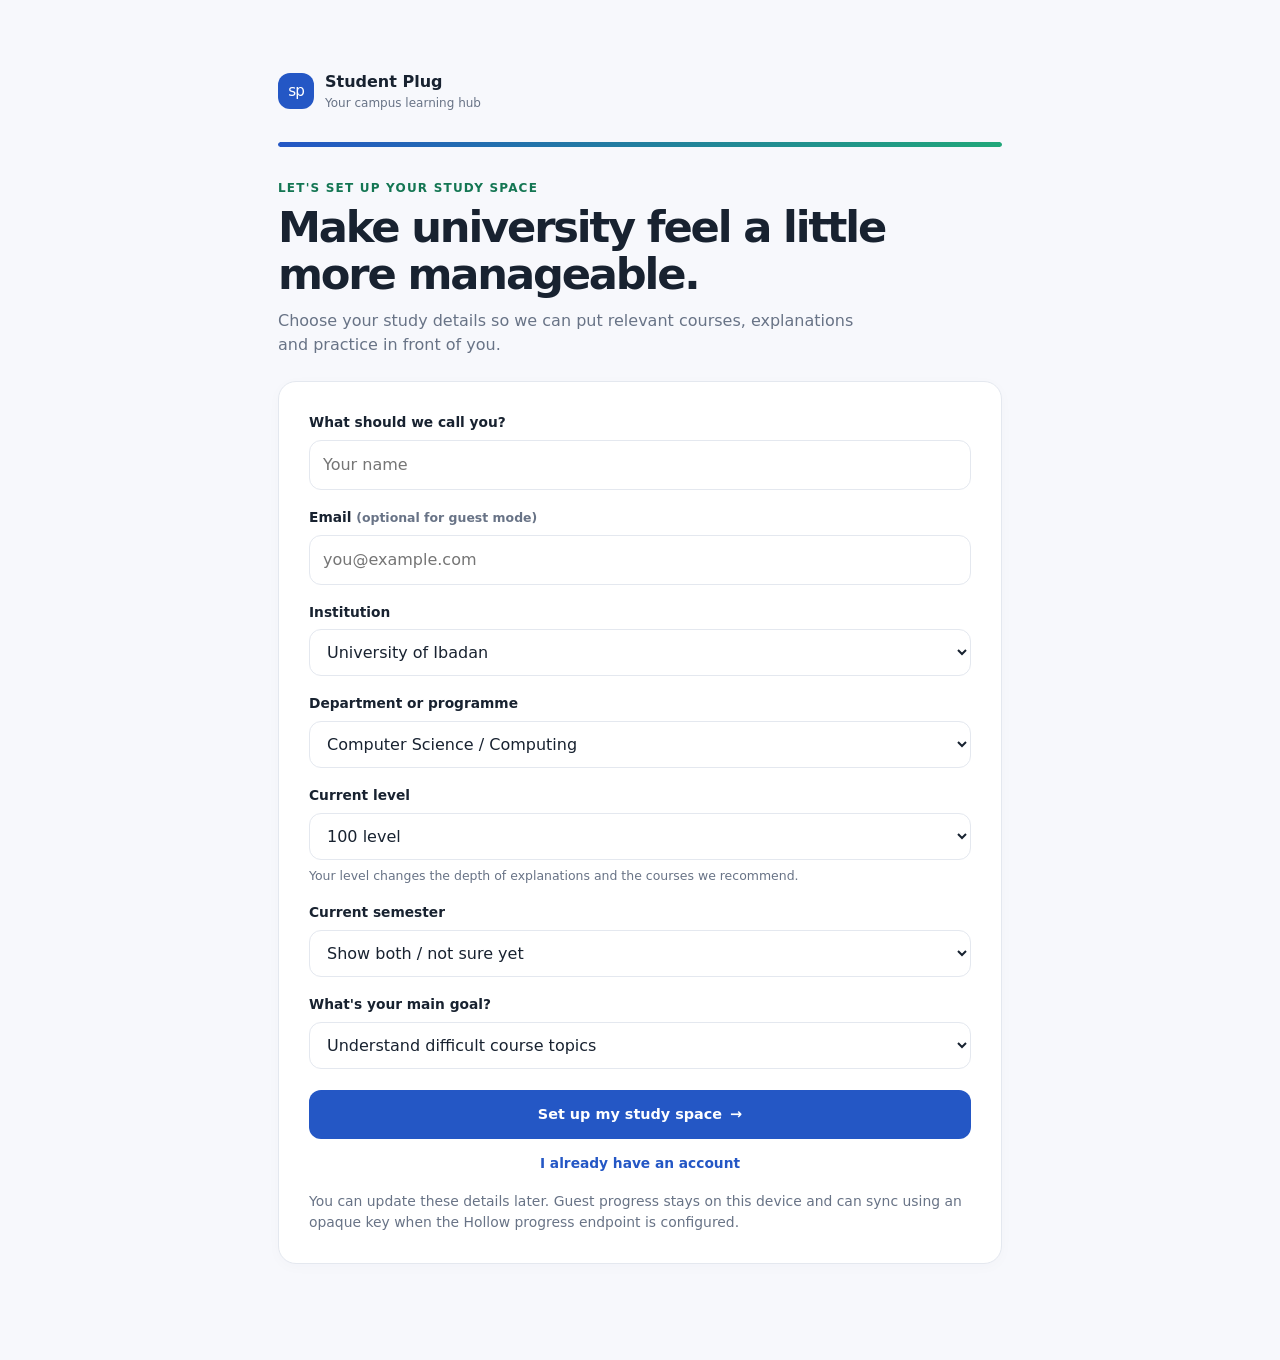
<file: index.html>
<!doctype html>
<html lang="en">
<head>
  <meta charset="utf-8">
  <meta name="viewport" content="width=device-width, initial-scale=1, viewport-fit=cover">
  <meta name="theme-color" content="#2457c5">
  <meta name="description" content="Your campus learning hub">
  <title>Home · Student Plug</title>
  <link rel="manifest" href="manifest.json">
  <link rel="icon" href="assets/icons/icon.svg" type="image/svg+xml">
  <link rel="stylesheet" href="styles.css">
</head>
<body data-page="home">
  <div class="shell">
    <header class="topbar">
      <a class="brand" href="index.html" aria-label="Student Plug home"><span class="brand-mark" aria-hidden="true">sp</span><span>Student Plug<small>Your campus learning hub</small></span></a>
      <div class="top-actions"><a class="btn btn-quiet btn-small hide-mobile" href="settings.html">⚙ Settings</a><a class="avatar" href="settings.html" aria-label="Profile and settings">S</a></div>
    </header>
    <div class="layout">
      <aside class="sidebar" aria-label="Study navigation"><div class="nav-label">Study space</div><a class="nav-link" href="index.html" aria-current="page"><span class="nav-icon" aria-hidden="true">⌂</span><span>Home</span></a><a class="nav-link" href="learn.html"><span class="nav-icon" aria-hidden="true">▤</span><span>Learn</span></a><a class="nav-link" href="practise.html"><span class="nav-icon" aria-hidden="true">✓</span><span>Practise</span></a><a class="nav-link" href="community.html"><span class="nav-icon" aria-hidden="true">◎</span><span>Community</span></a><a class="nav-link" href="my-learning.html"><span class="nav-icon" aria-hidden="true">◷</span><span>My Learning</span></a><div class="side-note"><strong>Small steps count.</strong>Learn a topic, practise it, and return when you’re ready.</div></aside>
      <main id="main-content" tabindex="-1">
        <div id="page-content">
          <header class="page-head"><div><p class="eyebrow">Home</p><h1>Welcome to Student Plug</h1><p class="subhead">Find your course materials, learn difficult topics, and practise with purpose.</p></div></header>
          <section class="hero"><span class="hero-chip">Your learning, one step at a time</span><h1>Make your learning count.</h1><p>Find your course materials, understand difficult topics, and practise with purpose — all in one place.</p><a class="btn btn-light" href="learn.html">Explore your courses →</a></section><section class="section"><div class="section-head"><div><h2>Continue learning</h2><p>Pick up where you left off.</p></div><a class="text-link" href="learn.html">All courses →</a></div><div class="list" aria-label="Continue learning items"><article class="list-row"><span class="list-icon">📘</span><span class="list-content"><strong>Your next topic will appear here</strong><small>Choose a course to get started.</small></span></article></div></section><section class="section"><div class="section-head"><div><h2>Your courses</h2><p>A focused starting library, ready to explore.</p></div><a class="text-link" href="learn.html">Browse all →</a></div><div class="grid"><article class="card"><h3>Course library</h3><p>Browse courses and topic lessons.</p></article></div></section>
        </div>
        <p class="footer-note">Student Plug · Learning content is for study support. Check your current course guide.</p>
      </main>
    </div>
    <nav class="mobile-nav" aria-label="Main navigation"><a href="index.html" class="active" aria-current="page"><span class="nav-icon" aria-hidden="true">⌂</span><span>Home</span></a><a href="learn.html"><span class="nav-icon" aria-hidden="true">▤</span><span>Learn</span></a><a href="practise.html"><span class="nav-icon" aria-hidden="true">✓</span><span>Practise</span></a><a href="community.html"><span class="nav-icon" aria-hidden="true">◎</span><span>Community</span></a><a href="my-learning.html"><span class="nav-icon" aria-hidden="true">◷</span><span>My Learning</span></a></nav>
  </div>
  <div class="toast hidden" role="status" aria-live="polite"></div>
  <script src="api.js" defer></script><script src="app.js" defer></script>
</body>
</html>
</file>
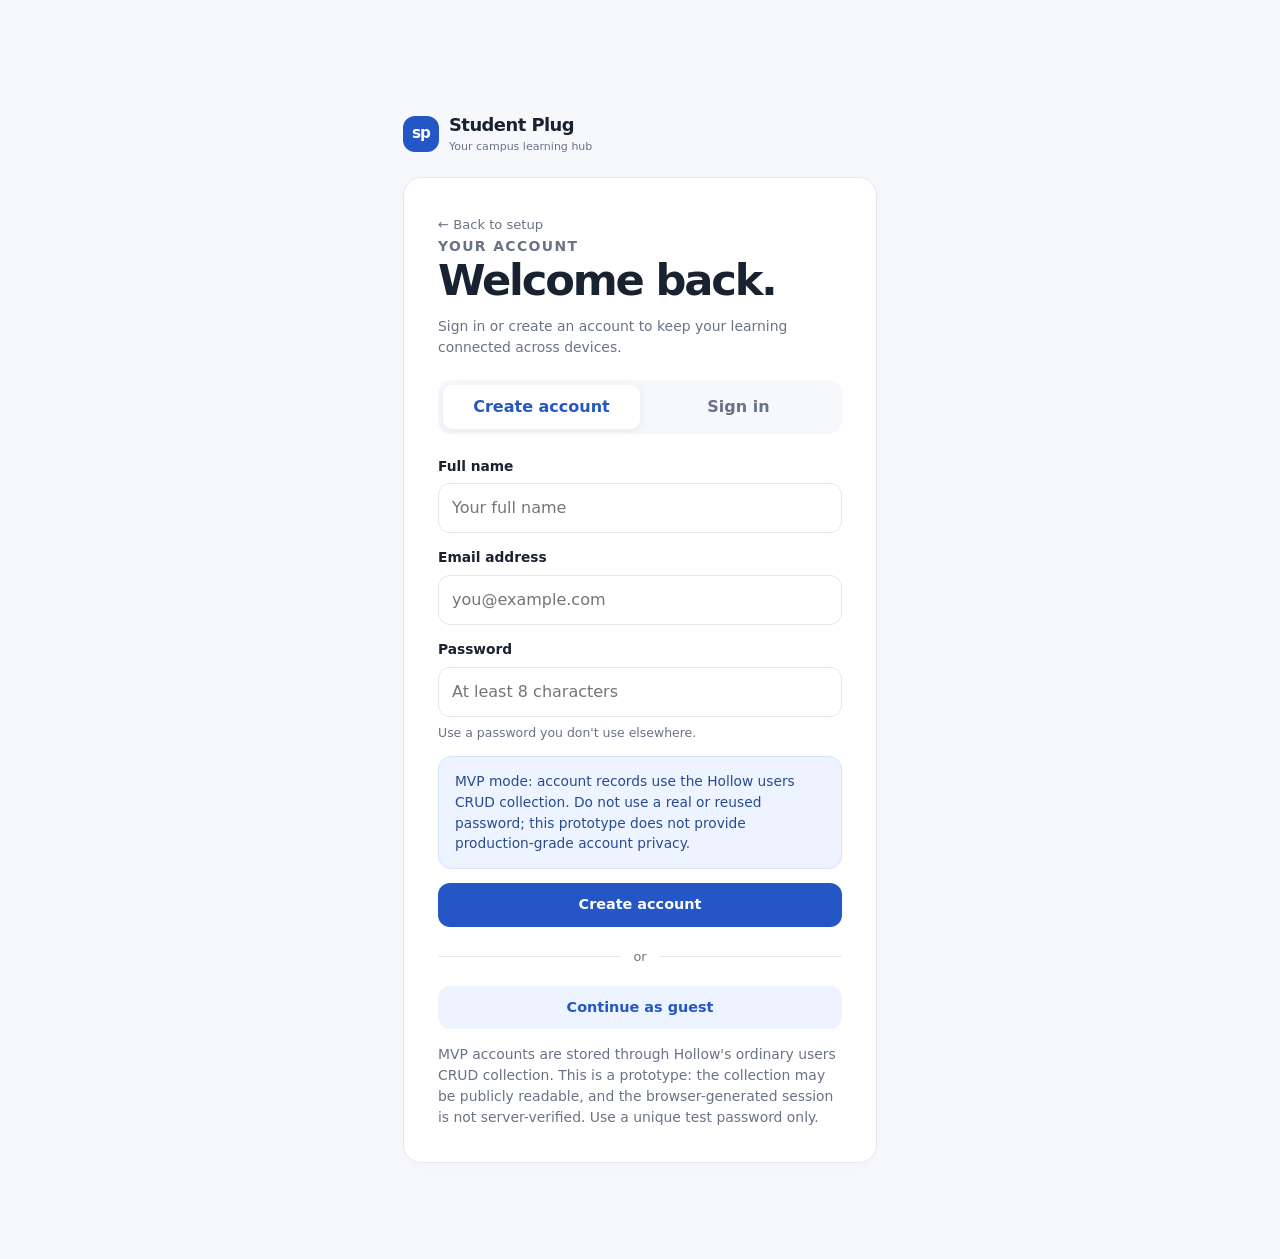
<file: account.html>
<!doctype html>
<html lang="en">
<head>
  <meta charset="utf-8">
  <meta name="viewport" content="width=device-width, initial-scale=1, viewport-fit=cover">
  <meta name="theme-color" content="#2457c5">
  <meta name="description" content="Sign in or create a Student Plug account.">
  <title>Your account · Student Plug</title>
  <link rel="manifest" href="manifest.json">
  <link rel="icon" href="assets/icons/icon.svg" type="image/svg+xml">
  <link rel="stylesheet" href="styles.css">
</head>
<body data-page="account">
  <main id="main-content" tabindex="-1"><div id="page-content"><div class="boot"><span class="brand-mark">sp</span><strong>Student Plug</strong><span>Getting your study space ready…</span></div></div></main>
  <div class="toast hidden" role="status" aria-live="polite"></div>
  <script src="api.js" defer></script><script src="app.js" defer></script>
</body>
</html>
</file>
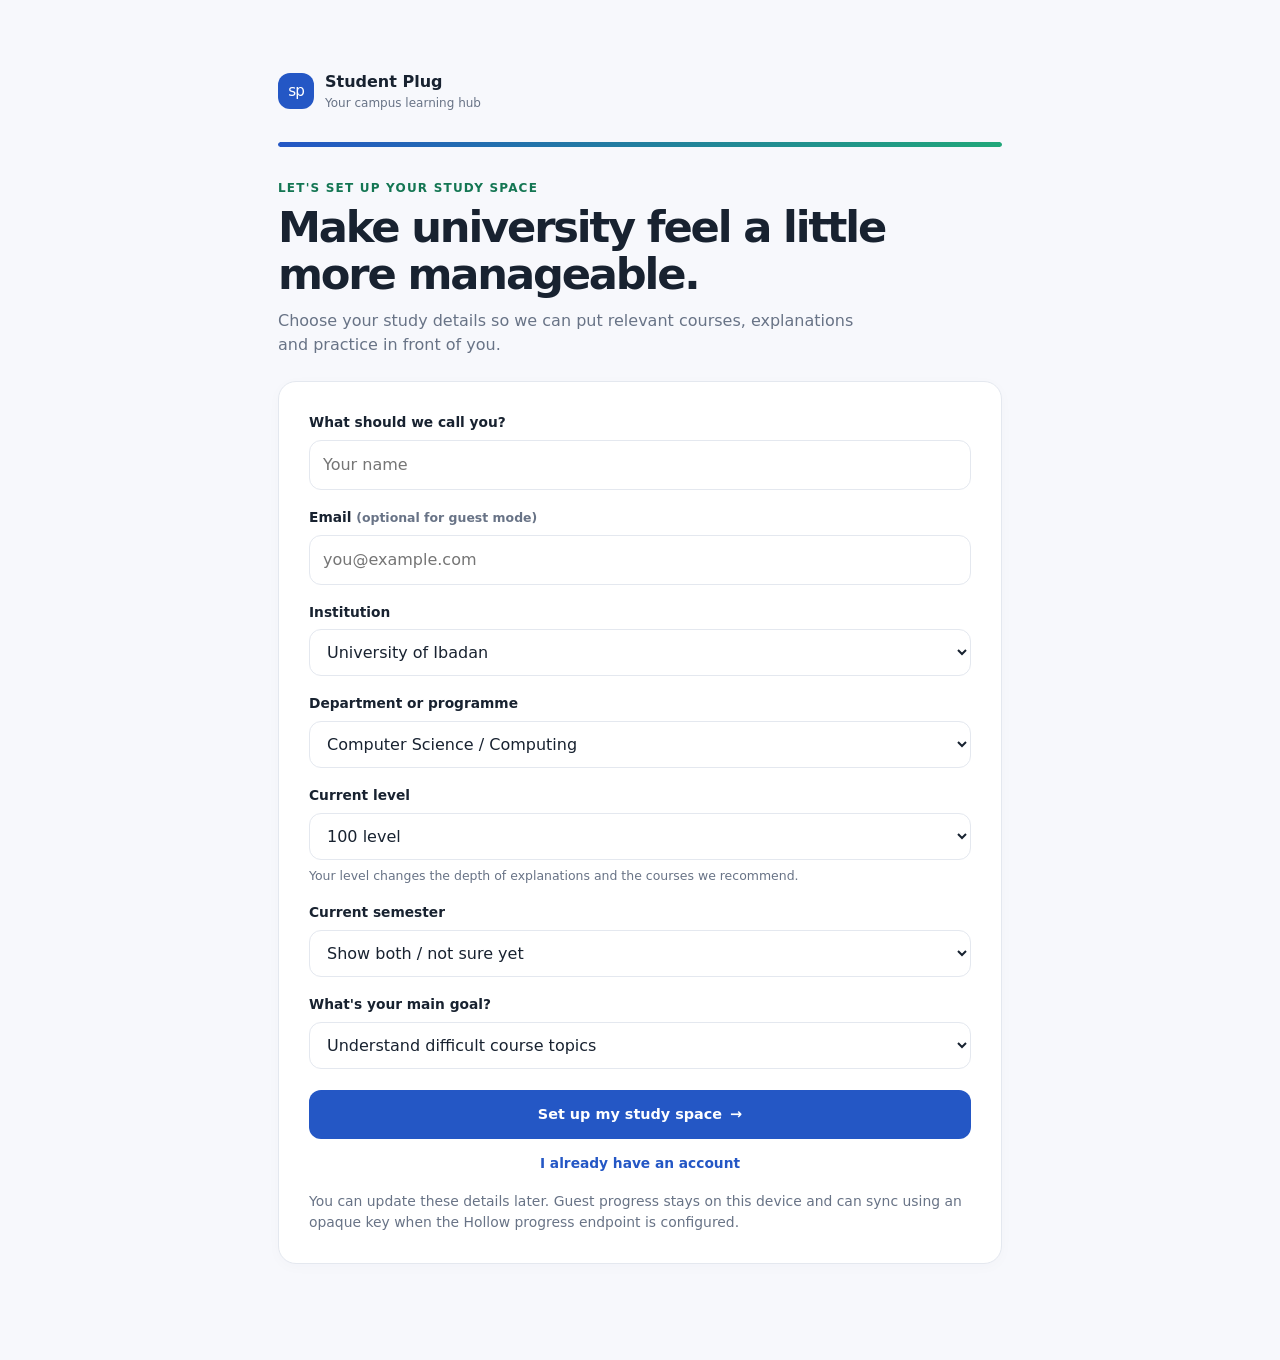
<file: community.html>
<!doctype html>
<html lang="en">
<head>
  <meta charset="utf-8">
  <meta name="viewport" content="width=device-width, initial-scale=1, viewport-fit=cover">
  <meta name="theme-color" content="#2457c5">
  <meta name="description" content="Study together">
  <title>Community · Student Plug</title>
  <link rel="manifest" href="manifest.json">
  <link rel="icon" href="assets/icons/icon.svg" type="image/svg+xml">
  <link rel="stylesheet" href="styles.css">
</head>
<body data-page="community">
  <div class="shell">
    <header class="topbar">
      <a class="brand" href="index.html" aria-label="Student Plug home"><span class="brand-mark" aria-hidden="true">sp</span><span>Student Plug<small>Your campus learning hub</small></span></a>
      <div class="top-actions"><a class="btn btn-quiet btn-small hide-mobile" href="settings.html">⚙ Settings</a><a class="avatar" href="settings.html" aria-label="Profile and settings">S</a></div>
    </header>
    <div class="layout">
      <aside class="sidebar" aria-label="Study navigation"><div class="nav-label">Study space</div><a class="nav-link" href="index.html"><span class="nav-icon" aria-hidden="true">⌂</span><span>Home</span></a><a class="nav-link" href="learn.html"><span class="nav-icon" aria-hidden="true">▤</span><span>Learn</span></a><a class="nav-link" href="practise.html"><span class="nav-icon" aria-hidden="true">✓</span><span>Practise</span></a><a class="nav-link" href="community.html" aria-current="page"><span class="nav-icon" aria-hidden="true">◎</span><span>Community</span></a><a class="nav-link" href="my-learning.html"><span class="nav-icon" aria-hidden="true">◷</span><span>My Learning</span></a><div class="side-note"><strong>Small steps count.</strong>Learn a topic, practise it, and return when you’re ready.</div></aside>
      <main id="main-content" tabindex="-1">
        <div id="page-content">
          <header class="page-head"><div><p class="eyebrow">Community</p><h1>Learn together</h1><p class="subhead">Ask course-related questions and share explanations in a respectful learning community.</p></div></header>
          <div class="grid two"><section class="card"><h2>Ask the community</h2><p>Post a clear course-related question and explain where you are stuck.</p><p class="helper">Never share private information.</p></section><section class="card"><h2>Recent questions</h2><p>Community questions will appear here when loaded.</p></section></div>
        </div>
        <p class="footer-note">Student Plug · Learning content is for study support. Check your current course guide.</p>
      </main>
    </div>
    <nav class="mobile-nav" aria-label="Main navigation"><a href="index.html"><span class="nav-icon" aria-hidden="true">⌂</span><span>Home</span></a><a href="learn.html"><span class="nav-icon" aria-hidden="true">▤</span><span>Learn</span></a><a href="practise.html"><span class="nav-icon" aria-hidden="true">✓</span><span>Practise</span></a><a href="community.html" class="active" aria-current="page"><span class="nav-icon" aria-hidden="true">◎</span><span>Community</span></a><a href="my-learning.html"><span class="nav-icon" aria-hidden="true">◷</span><span>My Learning</span></a></nav>
  </div>
  <div class="toast hidden" role="status" aria-live="polite"></div>
  <script src="api.js" defer></script><script src="app.js" defer></script>
</body>
</html>
</file>
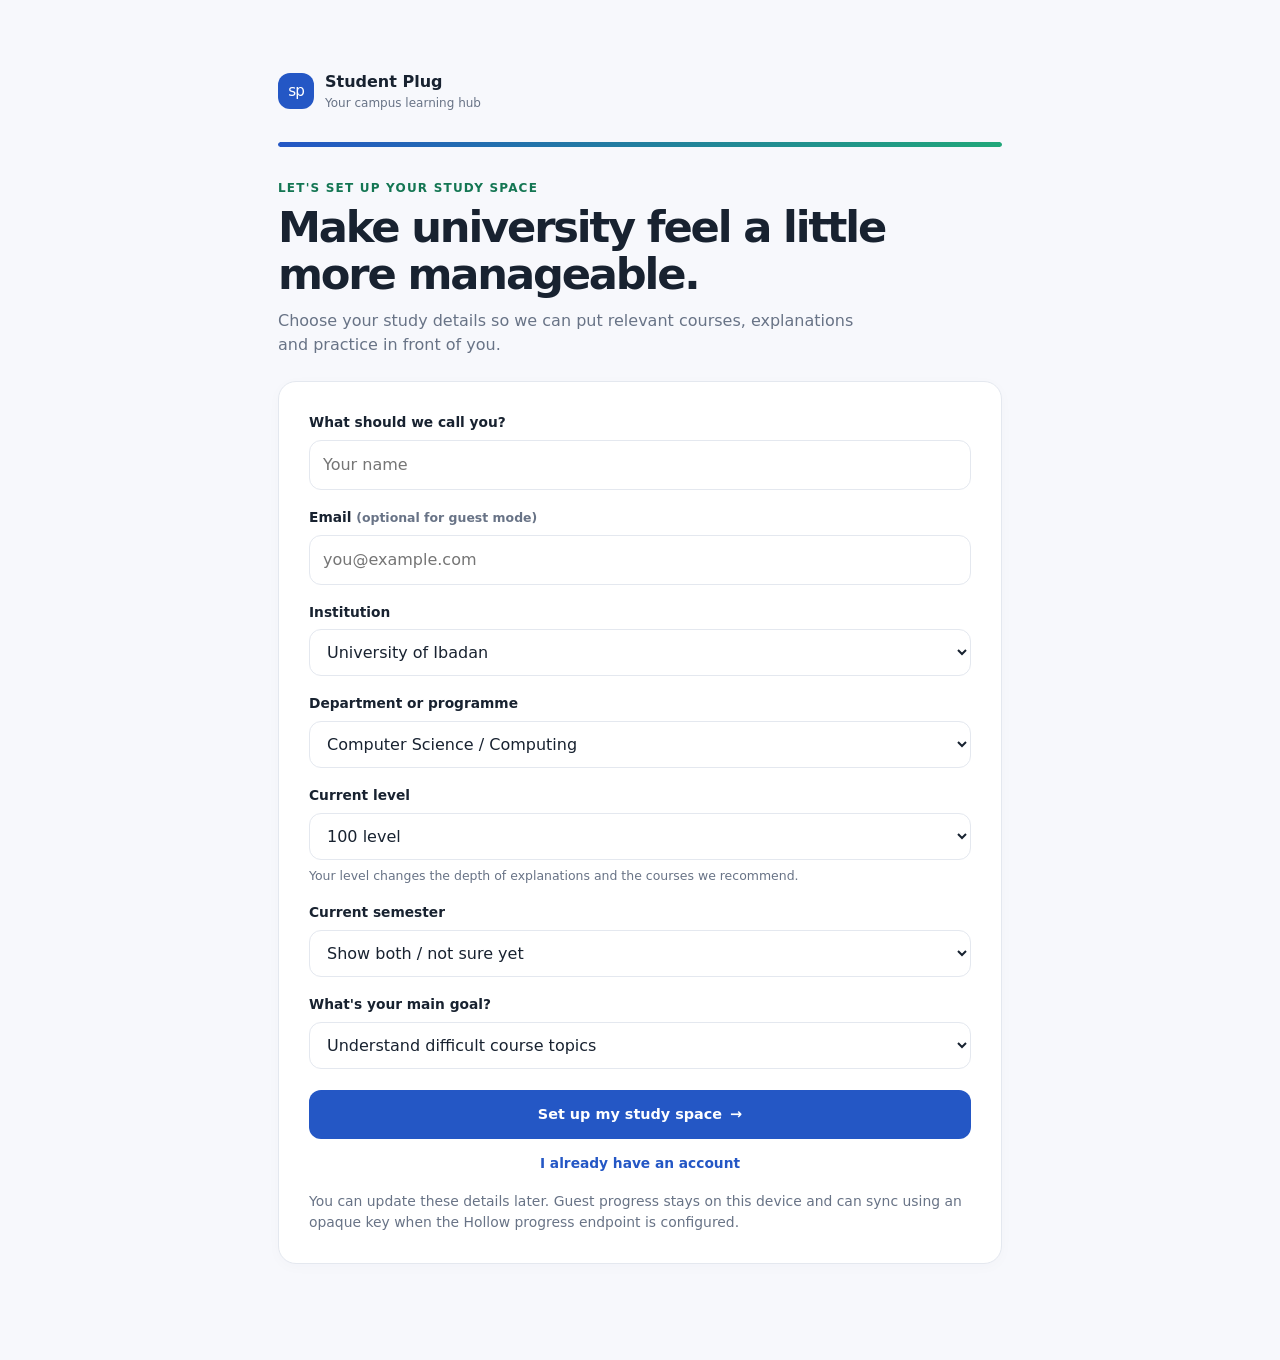
<file: course.html>
<!doctype html>
<html lang="en">
<head>
  <meta charset="utf-8">
  <meta name="viewport" content="width=device-width, initial-scale=1, viewport-fit=cover">
  <meta name="theme-color" content="#2457c5">
  <meta name="description" content="Explore a course">
  <title>Course overview · Student Plug</title>
  <link rel="manifest" href="manifest.json">
  <link rel="icon" href="assets/icons/icon.svg" type="image/svg+xml">
  <link rel="stylesheet" href="styles.css">
</head>
<body data-page="course">
  <div class="shell">
    <header class="topbar">
      <a class="brand" href="index.html" aria-label="Student Plug home"><span class="brand-mark" aria-hidden="true">sp</span><span>Student Plug<small>Your campus learning hub</small></span></a>
      <div class="top-actions"><a class="btn btn-quiet btn-small hide-mobile" href="settings.html">⚙ Settings</a><a class="avatar" href="settings.html" aria-label="Profile and settings">S</a></div>
    </header>
    <div class="layout">
      <aside class="sidebar" aria-label="Study navigation"><div class="nav-label">Study space</div><a class="nav-link" href="index.html"><span class="nav-icon" aria-hidden="true">⌂</span><span>Home</span></a><a class="nav-link" href="learn.html"><span class="nav-icon" aria-hidden="true">▤</span><span>Learn</span></a><a class="nav-link" href="practise.html"><span class="nav-icon" aria-hidden="true">✓</span><span>Practise</span></a><a class="nav-link" href="community.html"><span class="nav-icon" aria-hidden="true">◎</span><span>Community</span></a><a class="nav-link" href="my-learning.html"><span class="nav-icon" aria-hidden="true">◷</span><span>My Learning</span></a><div class="side-note"><strong>Small steps count.</strong>Learn a topic, practise it, and return when you’re ready.</div></aside>
      <main id="main-content" tabindex="-1">
        <div id="page-content">
          <header class="page-head"><div><p class="eyebrow">Course overview</p><h1>Course overview</h1><p class="subhead">Browse the topics, save this course, and continue at your own pace.</p></div></header>
          <nav class="breadcrumb" aria-label="Breadcrumb"><a href="learn.html">Learn</a> / Course</nav><section class="card"><h2>Course overview</h2><p>Course description, topic list, and saved-course controls appear here.</p></section><section class="section"><h2>Topics</h2><div class="list"><article class="list-row"><span class="list-icon">01</span><span class="list-content"><strong>Course topics</strong><small>Lessons and practice will appear here.</small></span></article></div></section>
        </div>
        <p class="footer-note">Student Plug · Learning content is for study support. Check your current course guide.</p>
      </main>
    </div>
    <nav class="mobile-nav" aria-label="Main navigation"><a href="index.html"><span class="nav-icon" aria-hidden="true">⌂</span><span>Home</span></a><a href="learn.html"><span class="nav-icon" aria-hidden="true">▤</span><span>Learn</span></a><a href="practise.html"><span class="nav-icon" aria-hidden="true">✓</span><span>Practise</span></a><a href="community.html"><span class="nav-icon" aria-hidden="true">◎</span><span>Community</span></a><a href="my-learning.html"><span class="nav-icon" aria-hidden="true">◷</span><span>My Learning</span></a></nav>
  </div>
  <div class="toast hidden" role="status" aria-live="polite"></div>
  <script src="api.js" defer></script><script src="app.js" defer></script>
</body>
</html>
</file>
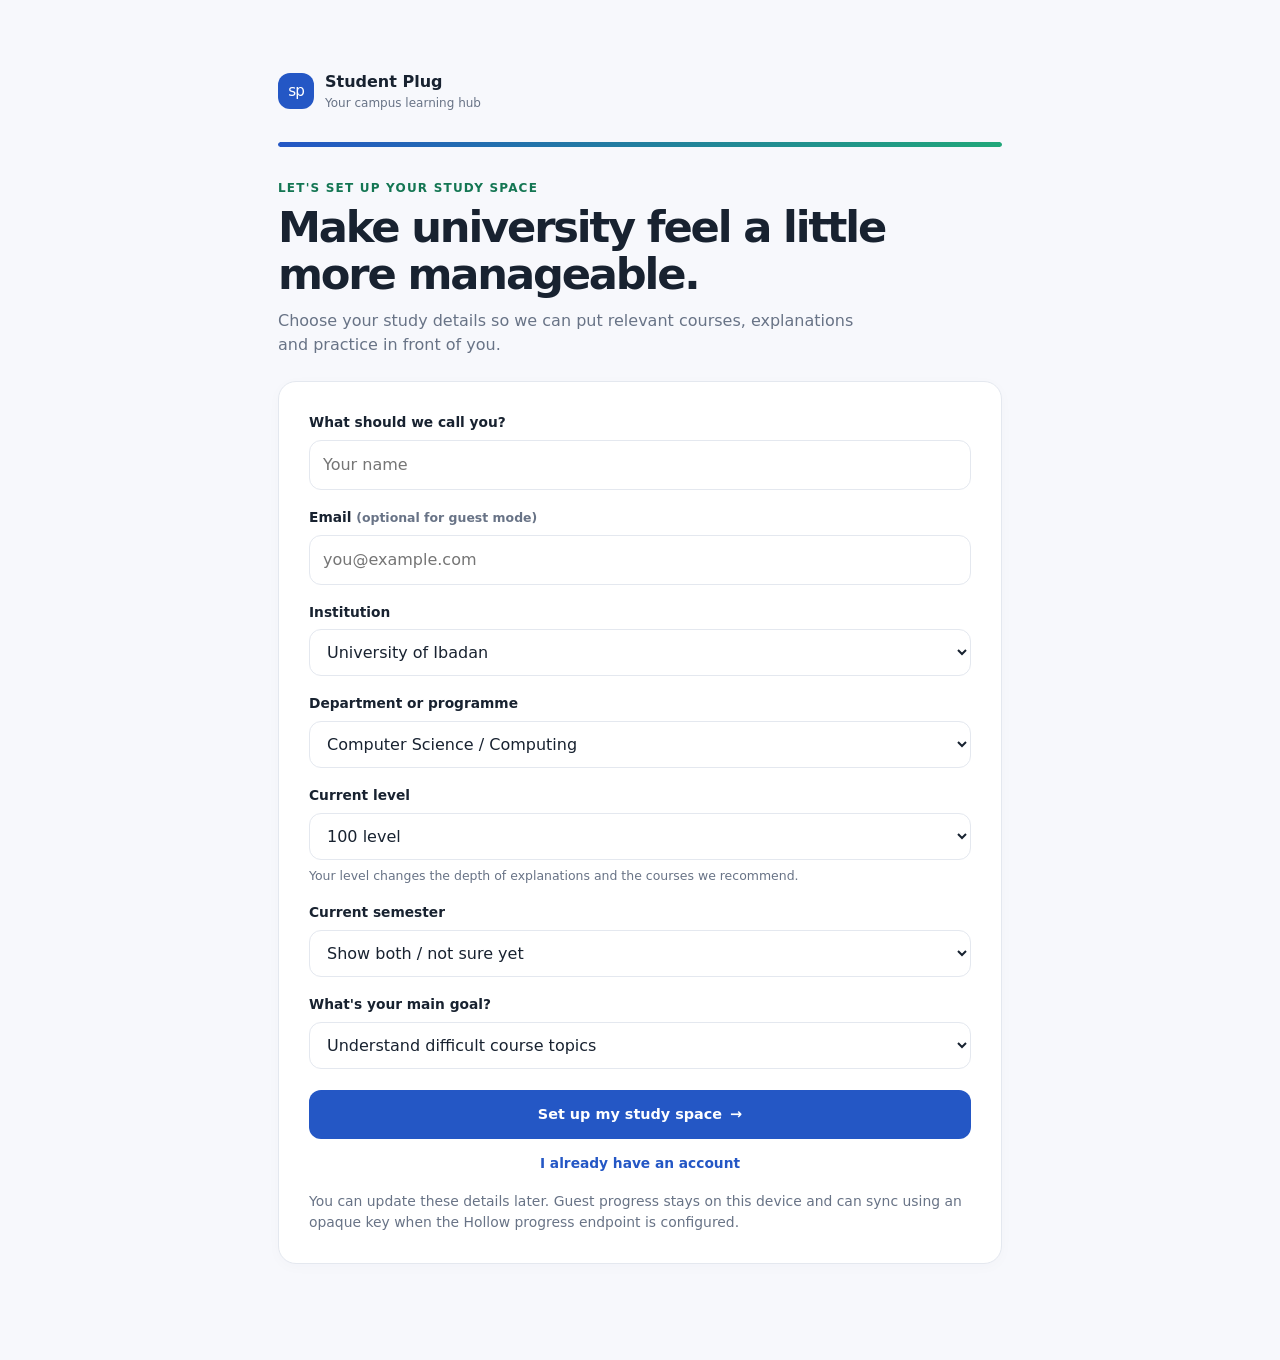
<file: learn.html>
<!doctype html>
<html lang="en">
<head>
  <meta charset="utf-8">
  <meta name="viewport" content="width=device-width, initial-scale=1, viewport-fit=cover">
  <meta name="theme-color" content="#2457c5">
  <meta name="description" content="Explore course materials">
  <title>Learn · Student Plug</title>
  <link rel="manifest" href="manifest.json">
  <link rel="icon" href="assets/icons/icon.svg" type="image/svg+xml">
  <link rel="stylesheet" href="styles.css">
</head>
<body data-page="learn">
  <div class="shell">
    <header class="topbar">
      <a class="brand" href="index.html" aria-label="Student Plug home"><span class="brand-mark" aria-hidden="true">sp</span><span>Student Plug<small>Your campus learning hub</small></span></a>
      <div class="top-actions"><a class="btn btn-quiet btn-small hide-mobile" href="settings.html">⚙ Settings</a><a class="avatar" href="settings.html" aria-label="Profile and settings">S</a></div>
    </header>
    <div class="layout">
      <aside class="sidebar" aria-label="Study navigation"><div class="nav-label">Study space</div><a class="nav-link" href="index.html"><span class="nav-icon" aria-hidden="true">⌂</span><span>Home</span></a><a class="nav-link" href="learn.html" aria-current="page"><span class="nav-icon" aria-hidden="true">▤</span><span>Learn</span></a><a class="nav-link" href="practise.html"><span class="nav-icon" aria-hidden="true">✓</span><span>Practise</span></a><a class="nav-link" href="community.html"><span class="nav-icon" aria-hidden="true">◎</span><span>Community</span></a><a class="nav-link" href="my-learning.html"><span class="nav-icon" aria-hidden="true">◷</span><span>My Learning</span></a><div class="side-note"><strong>Small steps count.</strong>Learn a topic, practise it, and return when you’re ready.</div></aside>
      <main id="main-content" tabindex="-1">
        <div id="page-content">
          <header class="page-head"><div><p class="eyebrow">Learn</p><h1>Your courses</h1><p class="subhead">Choose a course to explore its topics, explanations, and practice questions.</p></div></header>
          <section class="section"><label class="searchbar"><span aria-hidden="true">⌕</span><input id="course-search" type="search" placeholder="Search by course code or title…" aria-label="Search courses"></label><div class="grid" id="course-grid"><article class="card"><h3>Loading courses…</h3><p>Your course catalogue will appear here.</p></article></div></section>
        </div>
        <p class="footer-note">Student Plug · Learning content is for study support. Check your current course guide.</p>
      </main>
    </div>
    <nav class="mobile-nav" aria-label="Main navigation"><a href="index.html"><span class="nav-icon" aria-hidden="true">⌂</span><span>Home</span></a><a href="learn.html" class="active" aria-current="page"><span class="nav-icon" aria-hidden="true">▤</span><span>Learn</span></a><a href="practise.html"><span class="nav-icon" aria-hidden="true">✓</span><span>Practise</span></a><a href="community.html"><span class="nav-icon" aria-hidden="true">◎</span><span>Community</span></a><a href="my-learning.html"><span class="nav-icon" aria-hidden="true">◷</span><span>My Learning</span></a></nav>
  </div>
  <div class="toast hidden" role="status" aria-live="polite"></div>
  <script src="api.js" defer></script><script src="app.js" defer></script>
</body>
</html>
</file>
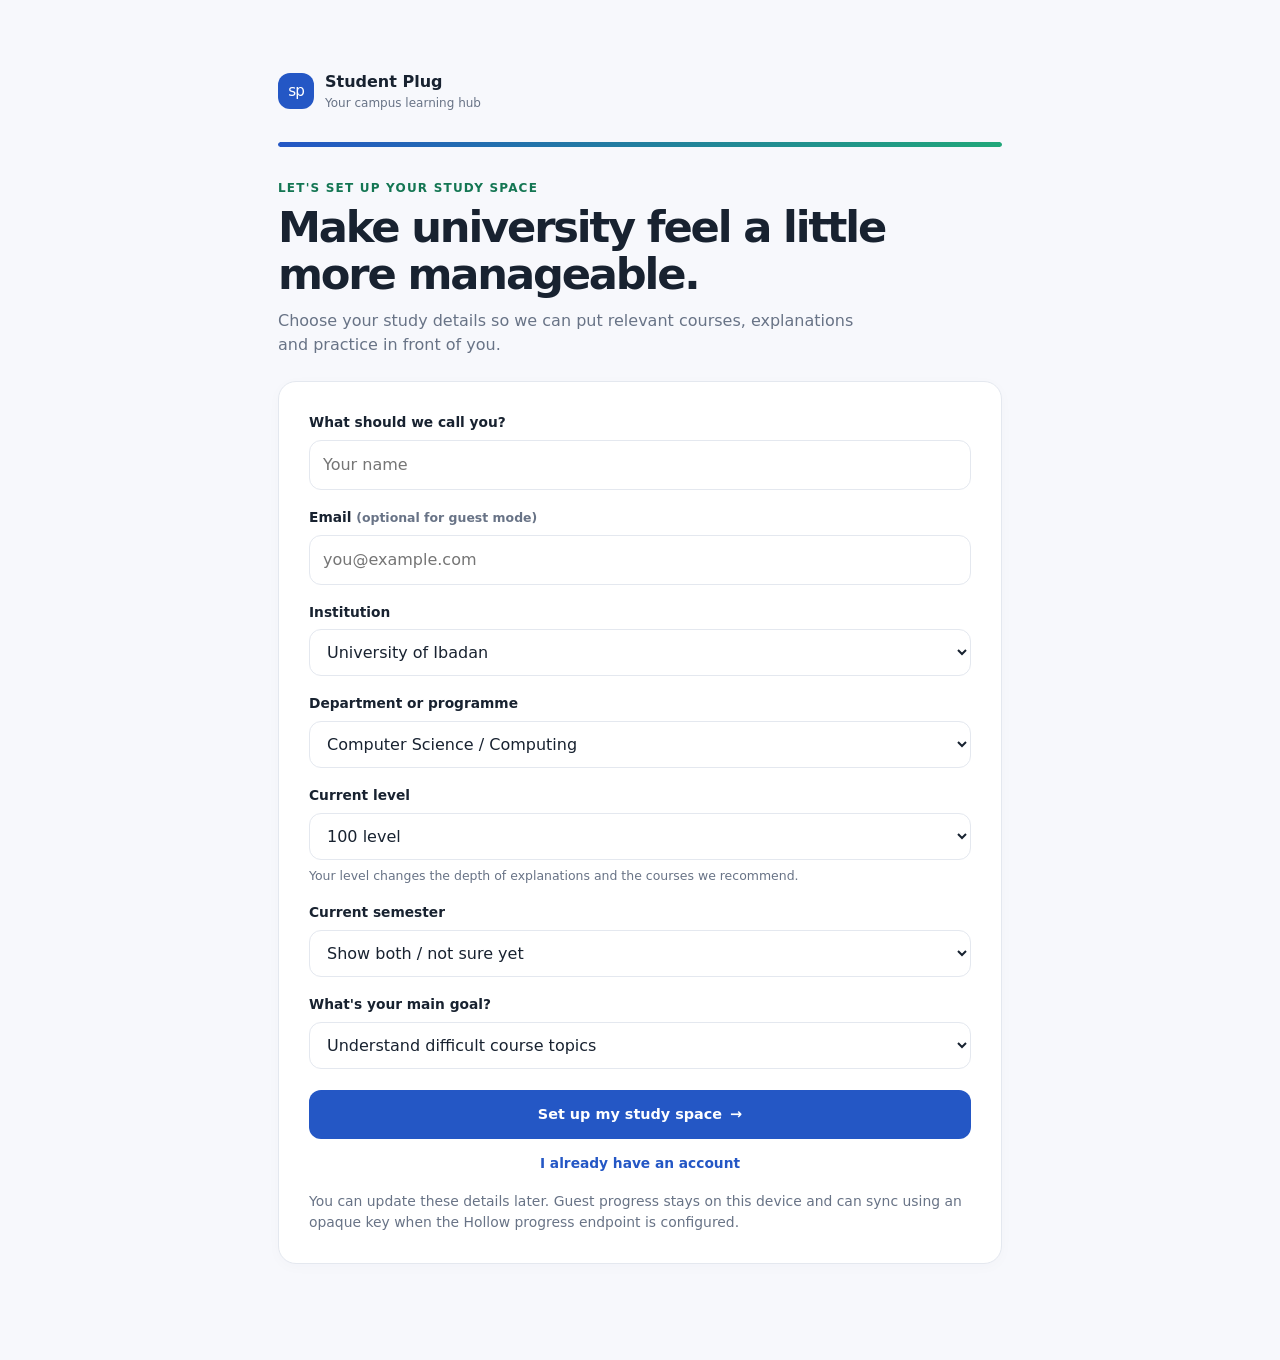
<file: my-learning.html>
<!doctype html>
<html lang="en">
<head>
  <meta charset="utf-8">
  <meta name="viewport" content="width=device-width, initial-scale=1, viewport-fit=cover">
  <meta name="theme-color" content="#2457c5">
  <meta name="description" content="Your progress">
  <title>My Learning · Student Plug</title>
  <link rel="manifest" href="manifest.json">
  <link rel="icon" href="assets/icons/icon.svg" type="image/svg+xml">
  <link rel="stylesheet" href="styles.css">
</head>
<body data-page="progress">
  <div class="shell">
    <header class="topbar">
      <a class="brand" href="index.html" aria-label="Student Plug home"><span class="brand-mark" aria-hidden="true">sp</span><span>Student Plug<small>Your campus learning hub</small></span></a>
      <div class="top-actions"><a class="btn btn-quiet btn-small hide-mobile" href="settings.html">⚙ Settings</a><a class="avatar" href="settings.html" aria-label="Profile and settings">S</a></div>
    </header>
    <div class="layout">
      <aside class="sidebar" aria-label="Study navigation"><div class="nav-label">Study space</div><a class="nav-link" href="index.html"><span class="nav-icon" aria-hidden="true">⌂</span><span>Home</span></a><a class="nav-link" href="learn.html"><span class="nav-icon" aria-hidden="true">▤</span><span>Learn</span></a><a class="nav-link" href="practise.html"><span class="nav-icon" aria-hidden="true">✓</span><span>Practise</span></a><a class="nav-link" href="community.html"><span class="nav-icon" aria-hidden="true">◎</span><span>Community</span></a><a class="nav-link" href="my-learning.html" aria-current="page"><span class="nav-icon" aria-hidden="true">◷</span><span>My Learning</span></a><div class="side-note"><strong>Small steps count.</strong>Learn a topic, practise it, and return when you’re ready.</div></aside>
      <main id="main-content" tabindex="-1">
        <div id="page-content">
          <header class="page-head"><div><p class="eyebrow">My Learning</p><h1>Your learning journey</h1><p class="subhead">See completed topics, practice results, and saved courses in one place.</p></div></header>
          <section class="stat-grid"><article class="stat"><div class="label">Topics completed</div><div class="number">0</div></article><article class="stat"><div class="label">Practice sessions</div><div class="number">0</div></article><article class="stat"><div class="label">Average score</div><div class="number">—</div></article></section><section class="section"><h2>Course progress</h2><p>Your progress will update as you learn.</p></section>
        </div>
        <p class="footer-note">Student Plug · Learning content is for study support. Check your current course guide.</p>
      </main>
    </div>
    <nav class="mobile-nav" aria-label="Main navigation"><a href="index.html"><span class="nav-icon" aria-hidden="true">⌂</span><span>Home</span></a><a href="learn.html"><span class="nav-icon" aria-hidden="true">▤</span><span>Learn</span></a><a href="practise.html"><span class="nav-icon" aria-hidden="true">✓</span><span>Practise</span></a><a href="community.html"><span class="nav-icon" aria-hidden="true">◎</span><span>Community</span></a><a href="my-learning.html" class="active" aria-current="page"><span class="nav-icon" aria-hidden="true">◷</span><span>My Learning</span></a></nav>
  </div>
  <div class="toast hidden" role="status" aria-live="polite"></div>
  <script src="api.js" defer></script><script src="app.js" defer></script>
</body>
</html>
</file>
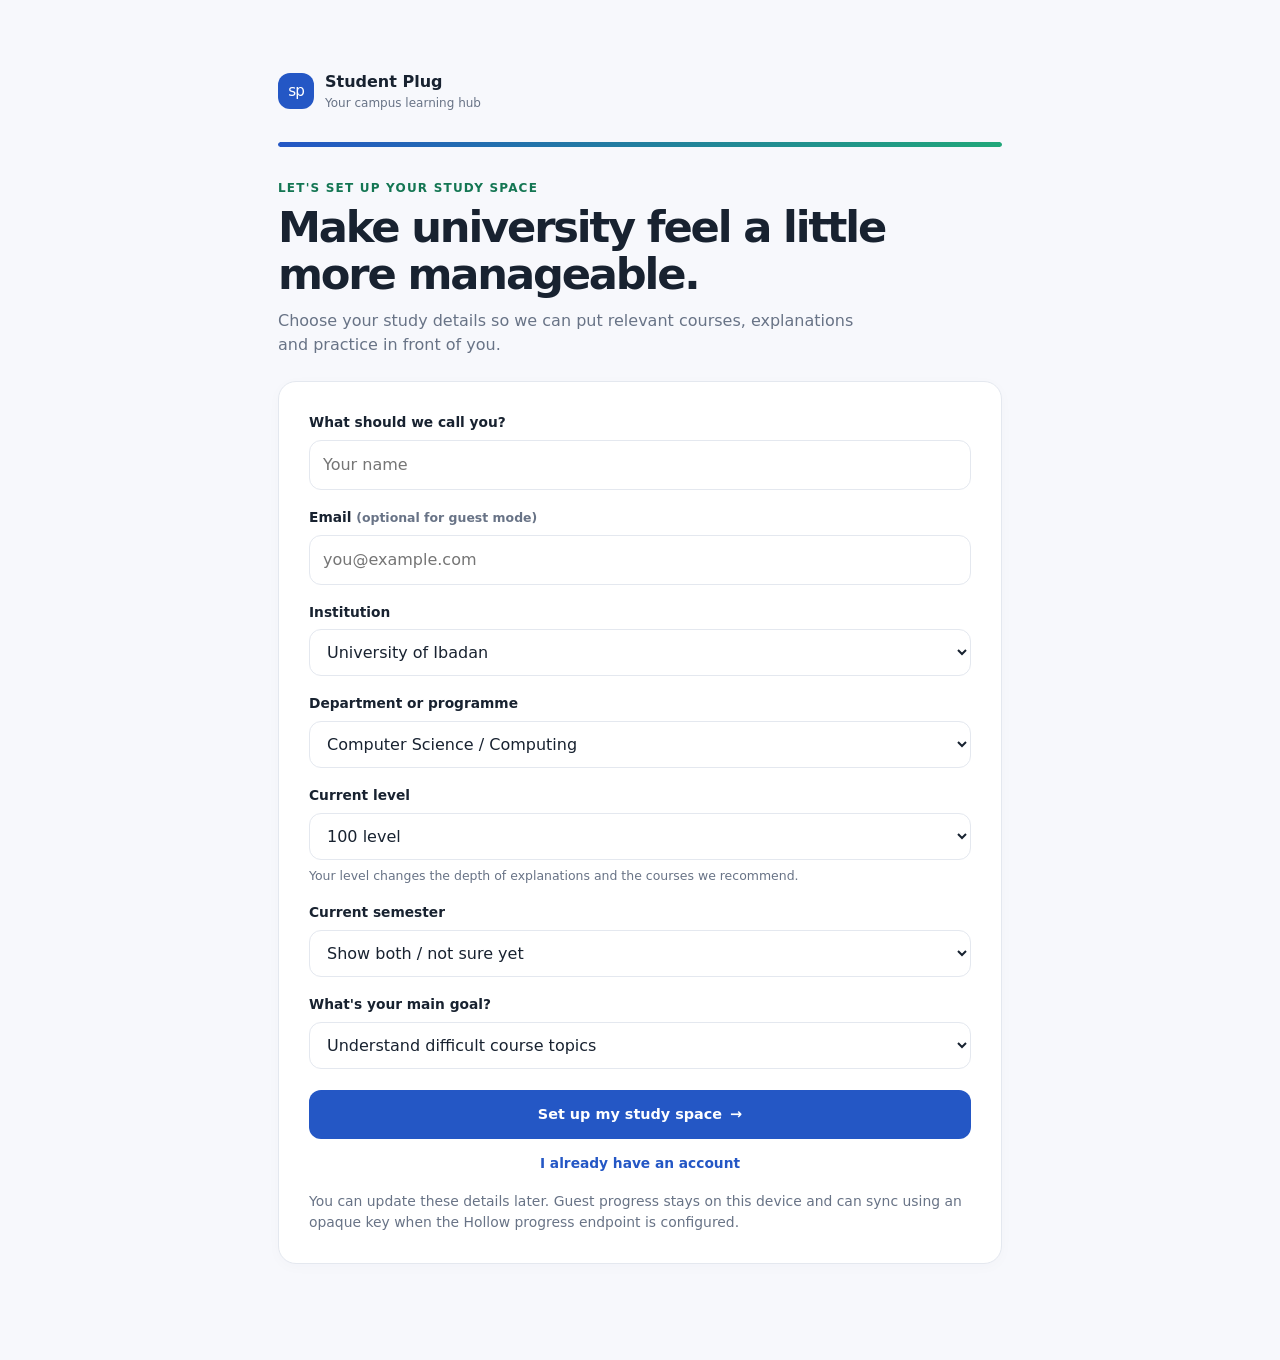
<file: onboarding.html>
<!doctype html>
<html lang="en">
<head>
  <meta charset="utf-8">
  <meta name="viewport" content="width=device-width, initial-scale=1, viewport-fit=cover">
  <meta name="theme-color" content="#2457c5">
  <meta name="description" content="Set up your Student Plug learning space.">
  <title>Get started · Student Plug</title>
  <link rel="manifest" href="manifest.json">
  <link rel="icon" href="assets/icons/icon.svg" type="image/svg+xml">
  <link rel="stylesheet" href="styles.css">
</head>
<body data-page="onboarding">
  <main id="main-content" tabindex="-1"><div id="page-content"><div class="boot"><span class="brand-mark">sp</span><strong>Student Plug</strong><span>Getting your study space ready…</span></div></div></main>
  <div class="toast hidden" role="status" aria-live="polite"></div>
  <script src="api.js" defer></script><script src="app.js" defer></script>
</body>
</html>
</file>
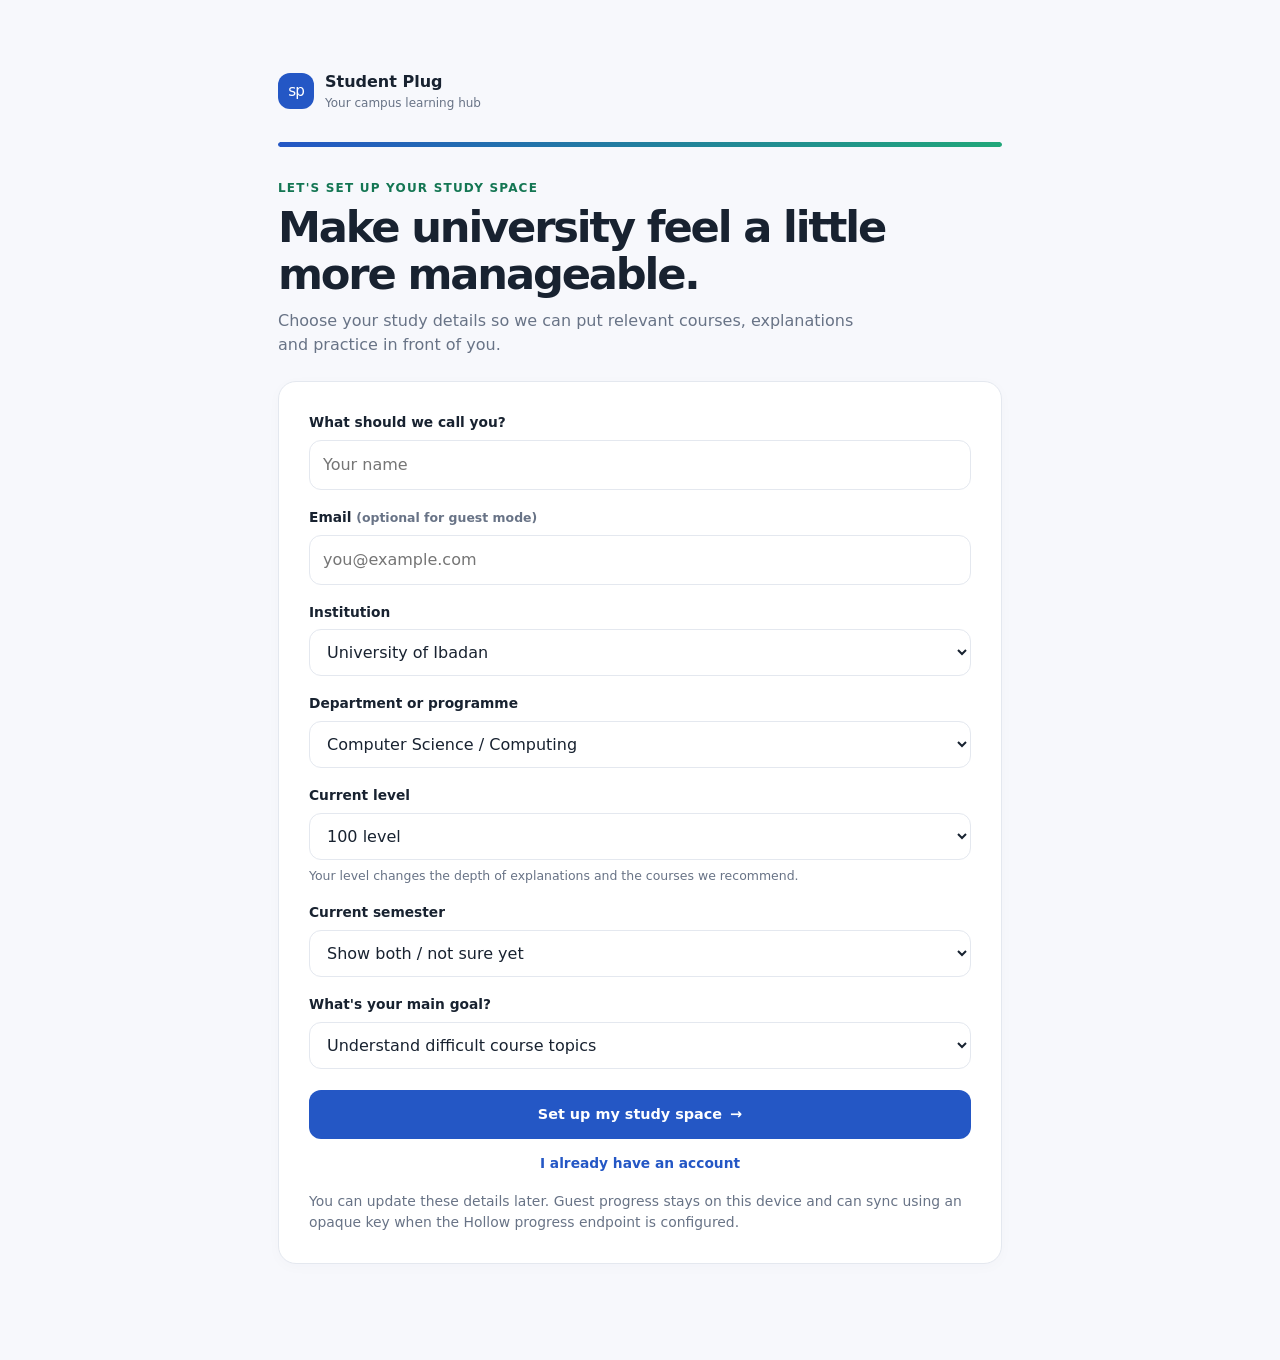
<file: practise.html>
<!doctype html>
<html lang="en">
<head>
  <meta charset="utf-8">
  <meta name="viewport" content="width=device-width, initial-scale=1, viewport-fit=cover">
  <meta name="theme-color" content="#2457c5">
  <meta name="description" content="Test your understanding">
  <title>Practise · Student Plug</title>
  <link rel="manifest" href="manifest.json">
  <link rel="icon" href="assets/icons/icon.svg" type="image/svg+xml">
  <link rel="stylesheet" href="styles.css">
</head>
<body data-page="practise">
  <div class="shell">
    <header class="topbar">
      <a class="brand" href="index.html" aria-label="Student Plug home"><span class="brand-mark" aria-hidden="true">sp</span><span>Student Plug<small>Your campus learning hub</small></span></a>
      <div class="top-actions"><a class="btn btn-quiet btn-small hide-mobile" href="settings.html">⚙ Settings</a><a class="avatar" href="settings.html" aria-label="Profile and settings">S</a></div>
    </header>
    <div class="layout">
      <aside class="sidebar" aria-label="Study navigation"><div class="nav-label">Study space</div><a class="nav-link" href="index.html"><span class="nav-icon" aria-hidden="true">⌂</span><span>Home</span></a><a class="nav-link" href="learn.html"><span class="nav-icon" aria-hidden="true">▤</span><span>Learn</span></a><a class="nav-link" href="practise.html" aria-current="page"><span class="nav-icon" aria-hidden="true">✓</span><span>Practise</span></a><a class="nav-link" href="community.html"><span class="nav-icon" aria-hidden="true">◎</span><span>Community</span></a><a class="nav-link" href="my-learning.html"><span class="nav-icon" aria-hidden="true">◷</span><span>My Learning</span></a><div class="side-note"><strong>Small steps count.</strong>Learn a topic, practise it, and return when you’re ready.</div></aside>
      <main id="main-content" tabindex="-1">
        <div id="page-content">
          <header class="page-head"><div><p class="eyebrow">Practise</p><h1>Practice questions</h1><p class="subhead">Try original practice questions and read the explanations to strengthen your understanding.</p></div></header>
          <section class="card"><h2>Choose what to practise</h2><p>Select a course or topic to begin a practice session.</p><a class="btn btn-primary" href="learn.html">Explore courses →</a></section>
        </div>
        <p class="footer-note">Student Plug · Learning content is for study support. Check your current course guide.</p>
      </main>
    </div>
    <nav class="mobile-nav" aria-label="Main navigation"><a href="index.html"><span class="nav-icon" aria-hidden="true">⌂</span><span>Home</span></a><a href="learn.html"><span class="nav-icon" aria-hidden="true">▤</span><span>Learn</span></a><a href="practise.html" class="active" aria-current="page"><span class="nav-icon" aria-hidden="true">✓</span><span>Practise</span></a><a href="community.html"><span class="nav-icon" aria-hidden="true">◎</span><span>Community</span></a><a href="my-learning.html"><span class="nav-icon" aria-hidden="true">◷</span><span>My Learning</span></a></nav>
  </div>
  <div class="toast hidden" role="status" aria-live="polite"></div>
  <script src="api.js" defer></script><script src="app.js" defer></script>
</body>
</html>
</file>
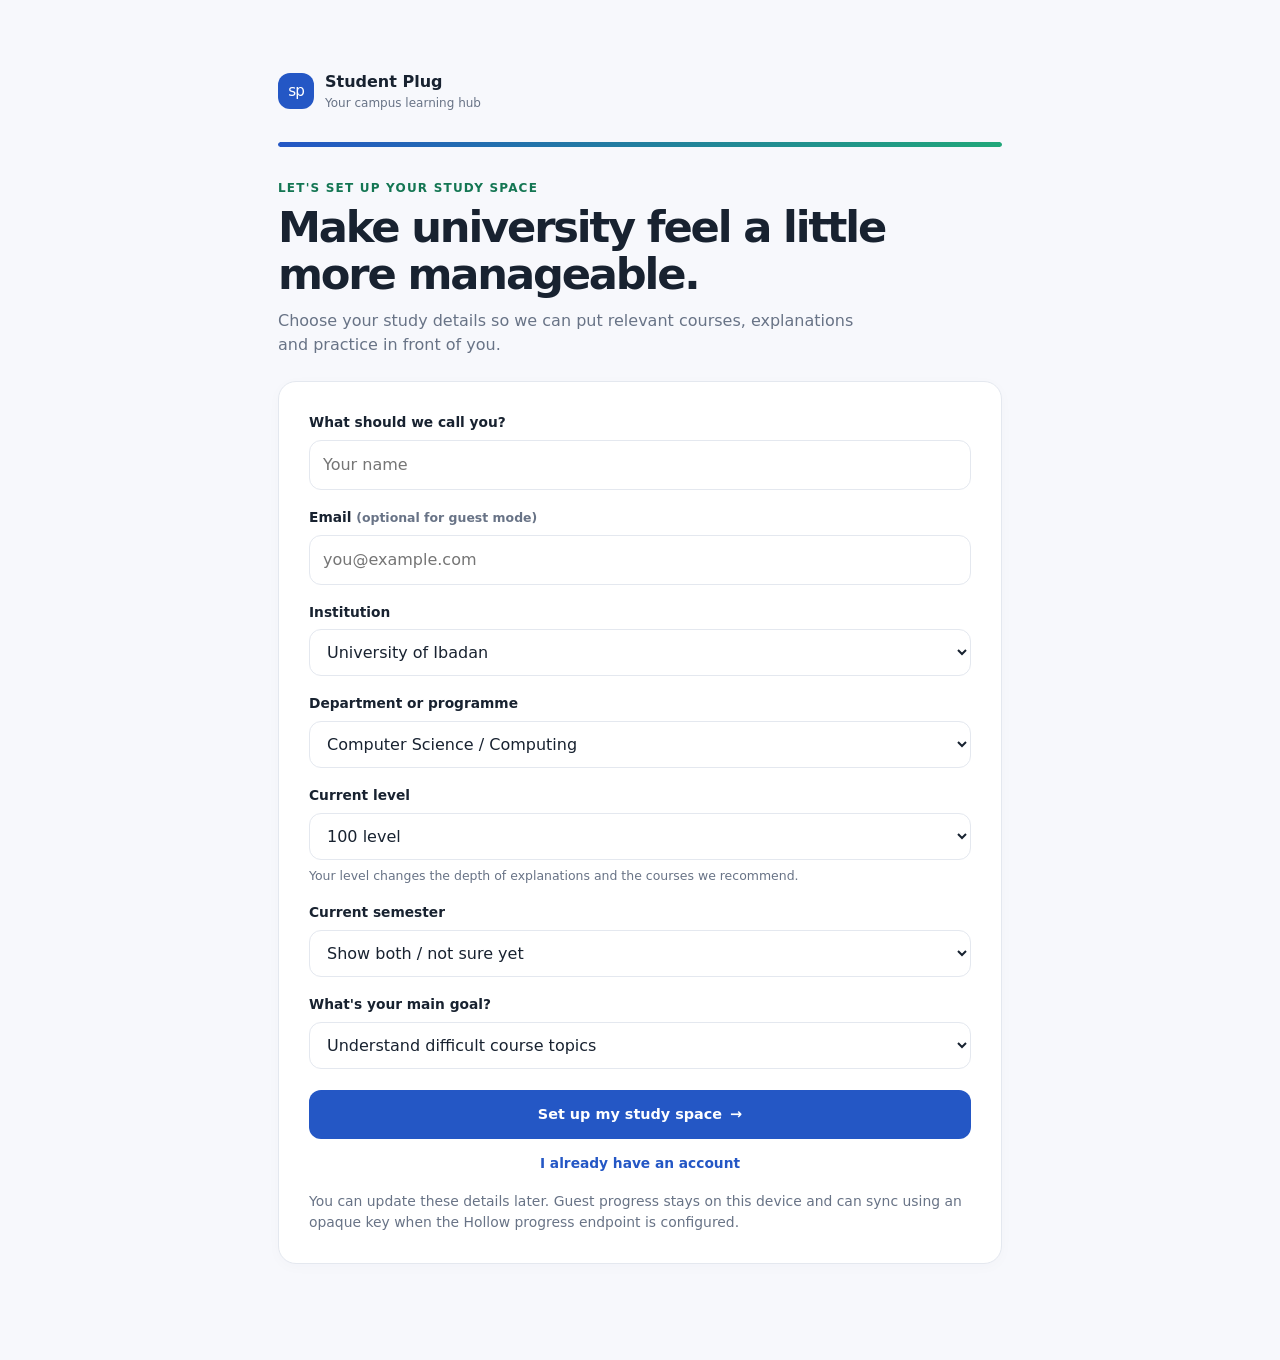
<file: settings.html>
<!doctype html>
<html lang="en">
<head>
  <meta charset="utf-8">
  <meta name="viewport" content="width=device-width, initial-scale=1, viewport-fit=cover">
  <meta name="theme-color" content="#2457c5">
  <meta name="description" content="Preferences">
  <title>Settings · Student Plug</title>
  <link rel="manifest" href="manifest.json">
  <link rel="icon" href="assets/icons/icon.svg" type="image/svg+xml">
  <link rel="stylesheet" href="styles.css">
</head>
<body data-page="settings">
  <div class="shell">
    <header class="topbar">
      <a class="brand" href="index.html" aria-label="Student Plug home"><span class="brand-mark" aria-hidden="true">sp</span><span>Student Plug<small>Your campus learning hub</small></span></a>
      <div class="top-actions"><a class="btn btn-quiet btn-small hide-mobile" href="settings.html">⚙ Settings</a><a class="avatar" href="settings.html" aria-label="Profile and settings">S</a></div>
    </header>
    <div class="layout">
      <aside class="sidebar" aria-label="Study navigation"><div class="nav-label">Study space</div><a class="nav-link" href="index.html"><span class="nav-icon" aria-hidden="true">⌂</span><span>Home</span></a><a class="nav-link" href="learn.html"><span class="nav-icon" aria-hidden="true">▤</span><span>Learn</span></a><a class="nav-link" href="practise.html"><span class="nav-icon" aria-hidden="true">✓</span><span>Practise</span></a><a class="nav-link" href="community.html"><span class="nav-icon" aria-hidden="true">◎</span><span>Community</span></a><a class="nav-link" href="my-learning.html"><span class="nav-icon" aria-hidden="true">◷</span><span>My Learning</span></a><div class="side-note"><strong>Small steps count.</strong>Learn a topic, practise it, and return when you’re ready.</div></aside>
      <main id="main-content" tabindex="-1">
        <div id="page-content">
          <header class="page-head"><div><p class="eyebrow">Settings</p><h1>Your learning space</h1><p class="subhead">Personalise this browser’s Student Plug experience.</p></div></header>
          <section class="card"><h2>Your details</h2><p>Set your display name, institution, programme, and current level.</p></section><section class="card section"><h2>Appearance</h2><p>Choose the theme that feels comfortable for you.</p></section><section class="card section"><h2>Data and privacy</h2><p>Your learning progress is stored in this browser unless a connected feature says otherwise.</p></section>
        </div>
        <p class="footer-note">Student Plug · Learning content is for study support. Check your current course guide.</p>
      </main>
    </div>
    <nav class="mobile-nav" aria-label="Main navigation"><a href="index.html"><span class="nav-icon" aria-hidden="true">⌂</span><span>Home</span></a><a href="learn.html"><span class="nav-icon" aria-hidden="true">▤</span><span>Learn</span></a><a href="practise.html"><span class="nav-icon" aria-hidden="true">✓</span><span>Practise</span></a><a href="community.html"><span class="nav-icon" aria-hidden="true">◎</span><span>Community</span></a><a href="my-learning.html"><span class="nav-icon" aria-hidden="true">◷</span><span>My Learning</span></a></nav>
  </div>
  <div class="toast hidden" role="status" aria-live="polite"></div>
  <script src="api.js" defer></script><script src="app.js" defer></script>
</body>
</html>
</file>
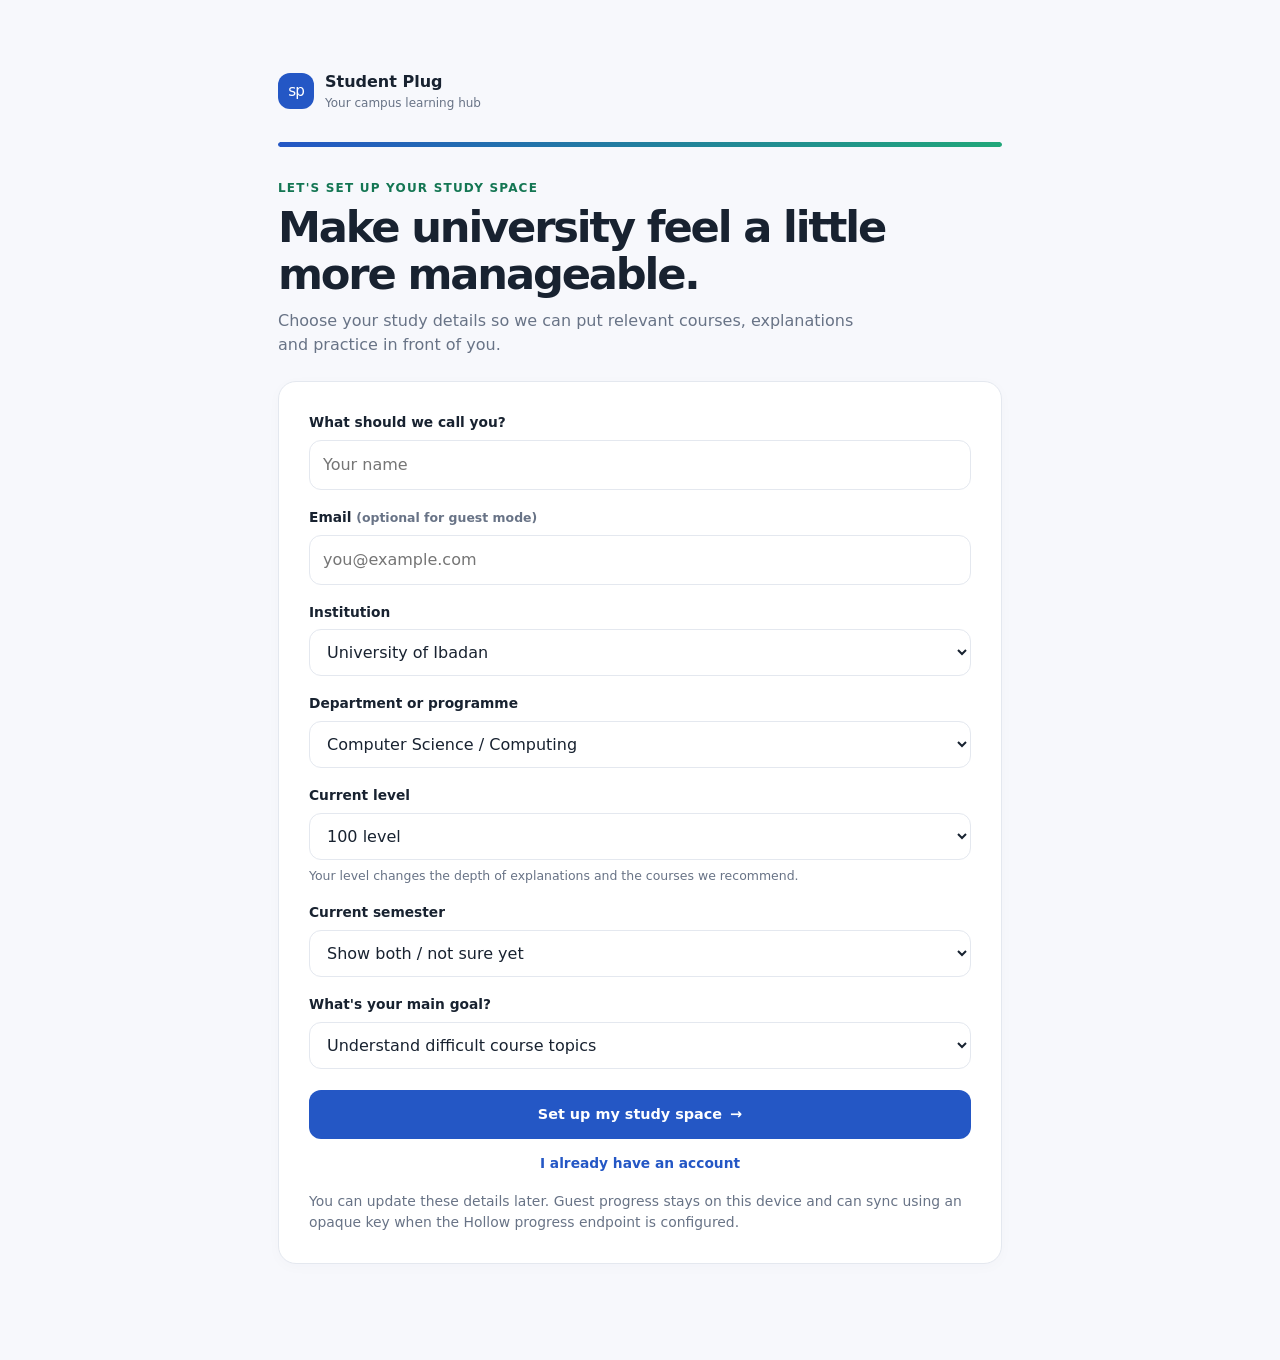
<file: topic.html>
<!doctype html>
<html lang="en">
<head>
  <meta charset="utf-8">
  <meta name="viewport" content="width=device-width, initial-scale=1, viewport-fit=cover">
  <meta name="theme-color" content="#2457c5">
  <meta name="description" content="Learn a topic">
  <title>Topic lesson · Student Plug</title>
  <link rel="manifest" href="manifest.json">
  <link rel="icon" href="assets/icons/icon.svg" type="image/svg+xml">
  <link rel="stylesheet" href="styles.css">
</head>
<body data-page="topic">
  <div class="shell">
    <header class="topbar">
      <a class="brand" href="index.html" aria-label="Student Plug home"><span class="brand-mark" aria-hidden="true">sp</span><span>Student Plug<small>Your campus learning hub</small></span></a>
      <div class="top-actions"><a class="btn btn-quiet btn-small hide-mobile" href="settings.html">⚙ Settings</a><a class="avatar" href="settings.html" aria-label="Profile and settings">S</a></div>
    </header>
    <div class="layout">
      <aside class="sidebar" aria-label="Study navigation"><div class="nav-label">Study space</div><a class="nav-link" href="index.html"><span class="nav-icon" aria-hidden="true">⌂</span><span>Home</span></a><a class="nav-link" href="learn.html"><span class="nav-icon" aria-hidden="true">▤</span><span>Learn</span></a><a class="nav-link" href="practise.html"><span class="nav-icon" aria-hidden="true">✓</span><span>Practise</span></a><a class="nav-link" href="community.html"><span class="nav-icon" aria-hidden="true">◎</span><span>Community</span></a><a class="nav-link" href="my-learning.html"><span class="nav-icon" aria-hidden="true">◷</span><span>My Learning</span></a><div class="side-note"><strong>Small steps count.</strong>Learn a topic, practise it, and return when you’re ready.</div></aside>
      <main id="main-content" tabindex="-1">
        <div id="page-content">
          <header class="page-head"><div><p class="eyebrow">Topic lesson</p><h1>Topic lesson</h1><p class="subhead">Read the explanation, work through the examples, and mark the topic complete when you are ready.</p></div></header>
          <nav class="breadcrumb" aria-label="Breadcrumb"><a href="learn.html">Learn</a> / <a href="course.html">Course</a> / Topic</nav><article class="card topic-content"><h1>Topic lesson</h1><p>Topic explanations, examples, and practice questions appear here.</p><div class="definition"><strong>Learning goal</strong>Understand the key idea before moving to practice.</div><button class="btn btn-primary" id="mark-done" type="button">Mark topic complete</button></article>
        </div>
        <p class="footer-note">Student Plug · Learning content is for study support. Check your current course guide.</p>
      </main>
    </div>
    <nav class="mobile-nav" aria-label="Main navigation"><a href="index.html"><span class="nav-icon" aria-hidden="true">⌂</span><span>Home</span></a><a href="learn.html"><span class="nav-icon" aria-hidden="true">▤</span><span>Learn</span></a><a href="practise.html"><span class="nav-icon" aria-hidden="true">✓</span><span>Practise</span></a><a href="community.html"><span class="nav-icon" aria-hidden="true">◎</span><span>Community</span></a><a href="my-learning.html"><span class="nav-icon" aria-hidden="true">◷</span><span>My Learning</span></a></nav>
  </div>
  <div class="toast hidden" role="status" aria-live="polite"></div>
  <script src="api.js" defer></script><script src="app.js" defer></script>
</body>
</html>
</file>
<file: styles.css>
:root{--blue:#2457c5;--blue-dark:#173b83;--green:#20a779;--green-dark:#147653;--bg:#f7f8fc;--surface:#fff;--text:#182230;--muted:#687386;--border:#e4e8ef;--soft-blue:#edf3ff;--soft-green:#e9f8f1;--shadow:0 8px 28px rgba(27,45,80,.06);--radius:18px;font-family:Inter,ui-sans-serif,system-ui,-apple-system,BlinkMacSystemFont,"Segoe UI",sans-serif;color:var(--text);background:var(--bg)}*{box-sizing:border-box}body{margin:0;background:var(--bg);color:var(--text);line-height:1.5}a{color:inherit;text-decoration:none}button,input,select,textarea{font:inherit}button{cursor:pointer}button:focus-visible,a:focus-visible,input:focus-visible,textarea:focus-visible,select:focus-visible{outline:3px solid #9db9ff;outline-offset:2px}.shell{min-height:100vh}.topbar{height:72px;background:var(--surface);border-bottom:1px solid var(--border);display:flex;align-items:center;justify-content:space-between;padding:0 clamp(16px,4vw,48px);position:sticky;top:0;z-index:10}.brand{display:flex;align-items:center;gap:10px;font-weight:800;font-size:1.12rem;letter-spacing:-.03em}.brand-mark{width:36px;height:36px;border-radius:12px;background:var(--blue);color:white;display:grid;place-items:center;font-size:.95rem;letter-spacing:-.06em}.brand small{display:block;font-size:.69rem;color:var(--muted);font-weight:500;letter-spacing:0}.top-actions{display:flex;gap:10px;align-items:center}.avatar{width:38px;height:38px;border-radius:50%;background:var(--soft-green);color:var(--green-dark);display:grid;place-items:center;font-weight:800}.layout{display:grid;grid-template-columns:226px minmax(0,1fr);max-width:1440px;margin:auto}.sidebar{padding:24px 14px;border-right:1px solid var(--border);min-height:calc(100vh - 72px);background:var(--surface)}.nav-label{padding:8px 12px;color:#98a1b0;text-transform:uppercase;letter-spacing:.1em;font-size:.68rem;font-weight:800}.nav-link{display:flex;align-items:center;gap:12px;padding:12px;border-radius:12px;color:#657084;font-size:.92rem;font-weight:650;margin:3px 0}.nav-link:hover{background:#f4f6fb;color:var(--blue)}.nav-link.active{background:var(--soft-blue);color:var(--blue)}.nav-icon{width:22px;text-align:center;font-size:1.05rem}.side-note{margin:30px 5px 0;padding:15px;border-radius:15px;background:linear-gradient(145deg,#edf3ff,#effaf5);font-size:.82rem;color:#485773}.side-note strong{display:block;margin-bottom:4px;color:var(--text)}main{min-width:0;padding:clamp(20px,4vw,42px);max-width:1180px;width:100%;margin:0 auto}.page-head{display:flex;justify-content:space-between;align-items:flex-start;gap:18px;margin-bottom:26px}.eyebrow{font-size:.75rem;font-weight:800;text-transform:uppercase;letter-spacing:.1em;color:var(--green-dark);margin:0 0 7px}.page-head h1,.hero h1{font-size:clamp(1.65rem,3vw,2.3rem);line-height:1.12;letter-spacing:-.045em;margin:0 0 10px}.subhead{color:var(--muted);margin:0;max-width:650px}.hero{background:linear-gradient(115deg,#173b83 0%,#2457c5 66%,#2e73d9 100%);color:#fff;border-radius:24px;padding:clamp(24px,4vw,38px);position:relative;overflow:hidden;margin-bottom:28px;box-shadow:var(--shadow)}.hero:after{content:"";position:absolute;width:260px;height:260px;border:40px solid rgba(255,255,255,.08);border-radius:50%;right:-55px;top:-100px}.hero .eyebrow{color:#bfe8d8}.hero p{color:#e1eaff;max-width:510px;margin:0 0 22px}.hero h1{max-width:560px}.hero .btn{position:relative;z-index:1}.hero-chip{display:inline-flex;background:rgba(255,255,255,.14);padding:7px 11px;border-radius:99px;font-size:.78rem;margin-bottom:18px}.btn{display:inline-flex;align-items:center;justify-content:center;gap:8px;border:0;border-radius:12px;padding:11px 16px;font-weight:750;font-size:.9rem;transition:transform .15s,background .15s}.btn:hover{transform:translateY(-1px)}.btn-primary{background:var(--blue);color:white}.btn-primary:hover{background:var(--blue-dark)}.btn-light{background:#fff;color:var(--blue)}.btn-secondary{background:var(--soft-blue);color:var(--blue)}.btn-quiet{background:transparent;color:var(--muted);border:1px solid var(--border)}.btn-green{background:var(--green);color:white}.btn-small{padding:8px 11px;font-size:.8rem}.searchbar{display:flex;align-items:center;gap:10px;background:var(--surface);border:1px solid var(--border);border-radius:14px;padding:0 15px;margin:0 0 26px;max-width:620px}.searchbar input{border:0;outline:none;width:100%;min-width:0;padding:15px 0;background:transparent}.section{margin:28px 0}.section-head{display:flex;align-items:center;justify-content:space-between;gap:14px;margin-bottom:14px}.section-head h2{font-size:1.12rem;letter-spacing:-.025em;margin:0}.section-head p{margin:4px 0 0;color:var(--muted);font-size:.86rem}.text-link{color:var(--blue);font-weight:750;font-size:.86rem}.grid{display:grid;grid-template-columns:repeat(3,minmax(0,1fr));gap:15px}.grid.two{grid-template-columns:repeat(2,minmax(0,1fr))}.card{background:var(--surface);border:1px solid var(--border);border-radius:var(--radius);padding:19px;box-shadow:0 3px 14px rgba(27,45,80,.025);min-width:0}.card:hover{border-color:#cbd8f2}.course-card{display:flex;flex-direction:column;gap:14px}.course-top{display:flex;justify-content:space-between;align-items:flex-start;gap:12px}.course-icon{width:44px;height:44px;display:grid;place-items:center;border-radius:14px;background:var(--soft-blue);font-size:1.25rem}.tag{display:inline-flex;align-items:center;gap:5px;padding:5px 9px;border-radius:99px;font-size:.72rem;font-weight:750;background:#f1f3f7;color:#687386}.tag.green{background:var(--soft-green);color:var(--green-dark)}.tag.blue{background:var(--soft-blue);color:var(--blue)}.card h3{margin:0 0 6px;font-size:1rem;letter-spacing:-.02em}.card p{margin:0;color:var(--muted);font-size:.87rem}.course-code{font-size:.74rem;color:var(--muted);font-weight:800;letter-spacing:.06em}.card-foot{display:flex;justify-content:space-between;align-items:center;gap:10px;margin-top:auto;padding-top:6px}.progress-track{height:7px;background:#edf0f5;border-radius:99px;overflow:hidden}.progress-fill{height:100%;background:var(--green);border-radius:99px}.stat-grid{display:grid;grid-template-columns:repeat(3,minmax(0,1fr));gap:14px}.stat{background:var(--surface);border:1px solid var(--border);border-radius:16px;padding:18px}.stat .number{font-size:1.65rem;letter-spacing:-.04em;font-weight:800;margin:7px 0 2px}.stat .label{font-size:.82rem;color:var(--muted)}.list{display:grid;gap:10px}.list-row{display:flex;align-items:center;gap:14px;padding:15px;background:var(--surface);border:1px solid var(--border);border-radius:15px}.list-icon{width:42px;height:42px;flex:0 0 42px;border-radius:13px;background:#f1f4fa;display:grid;place-items:center;font-size:1.1rem}.list-content{min-width:0;flex:1}.list-content strong{display:block;font-size:.92rem}.list-content small{color:var(--muted)}.list-row .arrow{color:var(--blue);font-size:1.1rem}.notice{padding:14px 16px;border-radius:13px;background:#fff8e7;border:1px solid #f2dfae;color:#73531a;font-size:.86rem}.notice.info{background:var(--soft-blue);border-color:#d6e3ff;color:#274b91}.notice.success{background:var(--soft-green);border-color:#c8eddd;color:#176846}.breadcrumb{font-size:.82rem;color:var(--muted);margin-bottom:17px}.breadcrumb a{color:var(--blue);font-weight:700}.topic-content h2{font-size:1.25rem;margin:24px 0 8px}.topic-content p,.topic-content li{color:#455166;line-height:1.8}.topic-content ul{padding-left:22px}.definition{border-left:4px solid var(--green);background:#f0faf5;padding:15px 17px;border-radius:0 12px 12px 0;margin:18px 0}.definition strong{display:block;margin-bottom:4px}.question{padding:clamp(18px,4vw,28px)}.question-meta{display:flex;justify-content:space-between;gap:12px;color:var(--muted);font-size:.82rem;margin-bottom:18px}.question h2{font-size:1.22rem;line-height:1.45;margin:0 0 20px}.answers{display:grid;gap:10px}.answer-option{display:flex;gap:12px;align-items:flex-start;text-align:left;width:100%;padding:14px;border:1px solid var(--border);background:white;border-radius:13px;color:var(--text)}.answer-option:hover{border-color:#a9bce7;background:#fbfcff}.answer-option.selected{border-color:var(--blue);background:var(--soft-blue)}.answer-option.correct{border-color:#8ad3b4;background:var(--soft-green)}.answer-option.incorrect{border-color:#e8aaaa;background:#fff0f0}.option-letter{width:27px;height:27px;flex:0 0 27px;border-radius:8px;background:#f1f3f8;display:grid;place-items:center;font-size:.78rem;font-weight:800}.feedback{margin-top:16px;padding:14px;border-radius:12px;font-size:.9rem}.feedback.correct{background:var(--soft-green);color:#176846}.feedback.incorrect{background:#fff0f0;color:#922f2f}.practice-actions{display:flex;justify-content:space-between;gap:12px;margin-top:22px}.empty{text-align:center;padding:34px 18px;border:1px dashed #cbd3e0;border-radius:18px;background:rgba(255,255,255,.6)}.empty .empty-icon{font-size:2rem;margin-bottom:8px}.empty h3{margin:0 0 5px}.empty p{color:var(--muted);max-width:420px;margin:0 auto 16px;font-size:.9rem}.form{display:grid;gap:14px}.field{display:grid;gap:7px}.field label{font-weight:750;font-size:.86rem}.field input,.field textarea,.field select{width:100%;border:1px solid var(--border);background:white;border-radius:12px;padding:12px 13px;color:var(--text)}.field textarea{resize:vertical;min-height:105px}.helper{font-size:.78rem;color:var(--muted)}.community-post{white-space:pre-wrap;overflow-wrap:anywhere}.footer-note{font-size:.76rem;color:var(--muted);text-align:center;margin:28px 0 8px}.mobile-nav{display:none}.boot{min-height:100vh;display:grid;place-content:center;text-align:center;color:var(--muted);gap:12px}.boot .brand-mark{margin:auto}.toast{position:fixed;left:50%;bottom:26px;transform:translateX(-50%);background:#182230;color:white;padding:12px 17px;border-radius:12px;box-shadow:var(--shadow);z-index:99;font-size:.88rem;max-width:calc(100vw - 30px)}.hidden{display:none!important}.setting-row{display:flex;justify-content:space-between;align-items:center;gap:15px;padding:16px 0;border-bottom:1px solid var(--border)}.setting-row:last-child{border-bottom:0}.setting-row strong{display:block}.setting-row p{margin:3px 0 0;color:var(--muted);font-size:.84rem}.pill{border-radius:99px;background:#f1f3f8;padding:6px 10px;font-size:.78rem;font-weight:750;color:#5b6577}
body.dark{--bg:#101827;--surface:#172235;--text:#eef3fb;--muted:#a8b4c7;--border:#2a3850;--soft-blue:#1b3159;--soft-green:#163e34;--blue:#6d9aff;--blue-dark:#4e7de0;--green:#43c99a;--green-dark:#58d7a9;--shadow:0 8px 28px rgba(0,0,0,.18)}body.dark .topbar,body.dark .sidebar{background:var(--surface)}body.dark .nav-link:hover,body.dark .answer-option,body.dark .field input,body.dark .field textarea,body.dark .field select{background:#172235;color:var(--text)}body.dark .hero{background:linear-gradient(115deg,#172e59,#2457a5)}body.dark .topic-content p,body.dark .topic-content li{color:#c0ccdc}body.dark .list-icon,body.dark .option-letter,body.dark .tag{background:#25334a;color:#cbd7e9}body.dark .notice{background:#3a301b;color:#f3d68a;border-color:#62532b}body.dark .notice.info{background:#1b3159;color:#c8d8ff;border-color:#304a79}body.dark .notice.success{background:#163e34;color:#b6f0d7;border-color:#23634e}body.dark .definition{background:#163e34;color:#d4f6e7}body.dark .answer-option.selected{background:#1b3159}body.dark .answer-option.correct{background:#163e34}body.dark .answer-option.incorrect{background:#45252b;color:#ffd7dc}body.dark .empty{background:rgba(23,34,53,.5)}body.dark .searchbar{background:var(--surface)}body.dark .searchbar input{color:var(--text)}
@media(max-width:900px){.layout{grid-template-columns:1fr}.sidebar{display:none}.topbar{height:64px}.mobile-nav{display:flex;position:fixed;bottom:0;left:0;right:0;z-index:20;background:var(--surface);border-top:1px solid var(--border);padding:7px 5px max(7px,env(safe-area-inset-bottom));justify-content:space-around}.mobile-nav a{display:flex;flex-direction:column;align-items:center;gap:3px;font-size:.65rem;font-weight:700;color:var(--muted);min-width:54px;padding:4px}.mobile-nav a.active{color:var(--blue)}.mobile-nav .nav-icon{font-size:1.15rem}main{padding:24px 18px 100px}.grid{grid-template-columns:repeat(2,minmax(0,1fr))}.side-note{display:none}}
@media(max-width:560px){.grid,.grid.two{grid-template-columns:1fr}.stat-grid{grid-template-columns:repeat(3,minmax(0,1fr));gap:8px}.stat{padding:12px}.stat .number{font-size:1.35rem}.stat .label{font-size:.72rem}.page-head{display:block}.page-head>.btn{margin-top:14px}.hero{border-radius:20px}.hero h1{font-size:1.85rem}.topbar{padding:0 16px}.top-actions .hide-mobile{display:none}.card{padding:17px}.practice-actions .btn{flex:1}.question-meta{font-size:.76rem}}
/* Onboarding and account access */
.onboarding-wrap,.account-wrap{max-width:760px;margin:0 auto;padding:28px 18px 54px}.onboarding-brand{display:flex;align-items:center;gap:11px;margin:0 0 30px;font-size:1rem}.onboarding-brand small{display:block;color:var(--muted);font-size:.75rem;font-weight:500}.onboarding-progress{height:5px;background:var(--border);border-radius:99px;margin-bottom:32px;overflow:hidden}.onboarding-progress span{display:block;width:100%;height:100%;background:linear-gradient(90deg,var(--blue),var(--green));border-radius:99px}.onboarding-intro{margin-bottom:24px}.onboarding-intro h1,.account-card h1{font-size:clamp(1.9rem,5vw,2.7rem);letter-spacing:-.05em;line-height:1.08;margin:0 0 12px}.onboarding-intro>p:last-child{max-width:580px;color:var(--muted);margin:0}.onboarding-form{padding:clamp(20px,4vw,30px);gap:17px}.onboarding-actions{display:grid;gap:14px;margin-top:4px}.onboarding-actions .btn{width:100%;padding:14px}.onboarding-actions .text-link{text-align:center}.account-wrap{max-width:510px;padding-top:clamp(24px,8vh,70px)}.account-brand{display:flex;margin-bottom:22px}.account-card{padding:clamp(22px,5vw,34px)}.account-card>.subhead{margin:0 0 22px}.auth-tabs{display:grid;grid-template-columns:1fr 1fr;background:var(--bg);padding:5px;border-radius:13px;margin:22px 0}.auth-tab{border:0;border-radius:9px;background:transparent;color:var(--muted);padding:10px;font-weight:750}.auth-tab.active{background:var(--surface);color:var(--blue);box-shadow:0 2px 8px rgba(20,35,60,.08)}.account-divider{display:flex;align-items:center;gap:12px;color:var(--muted);font-size:.8rem;margin:20px 0}.account-divider:before,.account-divider:after{content:"";height:1px;background:var(--border);flex:1}.account-wrap>.account-card>.btn{width:100%}body:has(.onboarding-wrap),body:has(.account-wrap){background:var(--bg)}
</file>
